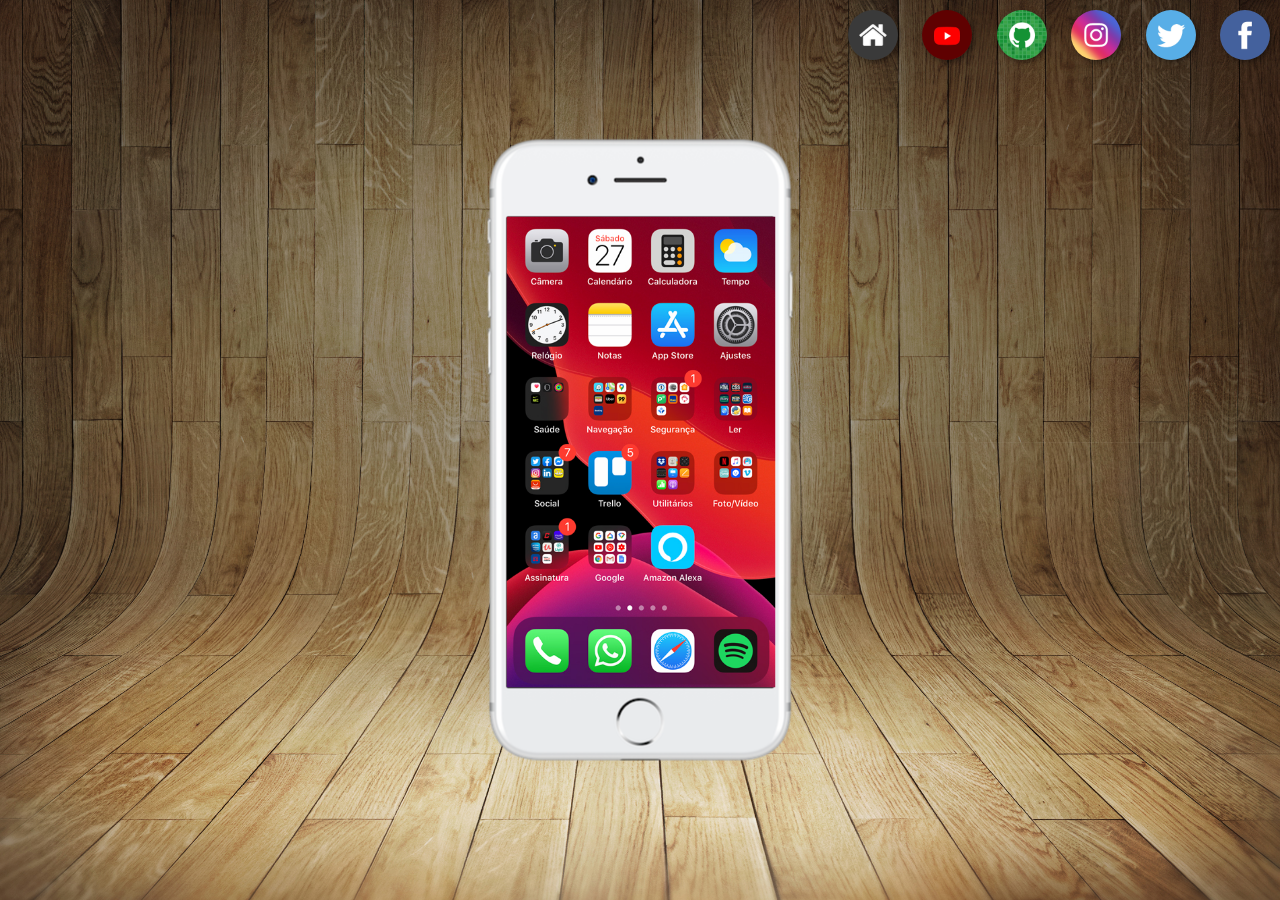
<file: index.html>
<!DOCTYPE html>
<html lang="pt-br">
<head>
    <meta charset="UTF-8">
    <meta name="viewport" content="width=device-width, initial-scale=1.0">
    <title>Projeto Redes Sociais</title>
    <link rel="shortcut icon" href="favicon.ico" type="image/x-icon">
    <link rel="stylesheet" href="estilos/style.css">
</head>
<body>
    <main>
        <section id="telefone">
            <iframe src="home.html" name="tela" id="tela"  frameborder="0"></iframe>
        </section>
        <section id="redes-sociais">
            <a href="#" target="tela"><img src="imagens/logo-home.jpg" alt="home"></a>
            <a href="#" target="tela"><img src="imagens/logo-youtube.jpg" alt="home"></a>
            <a href="#" target="tela"><img src="imagens/logo-github.jpg" alt="home"></a>
            <a href="#" target="tela"><img src="imagens/logo-instagram.jpg" alt="home"></a>
            <a href="#" target="tela"><img src="imagens/logo-twitter.jpg" alt="home"></a>
            <a href="#" target="tela"><img src="imagens/logo-facebook.jpg" alt="home"></a>
        </section>
    </main>
    
</body>
</html>
</file>
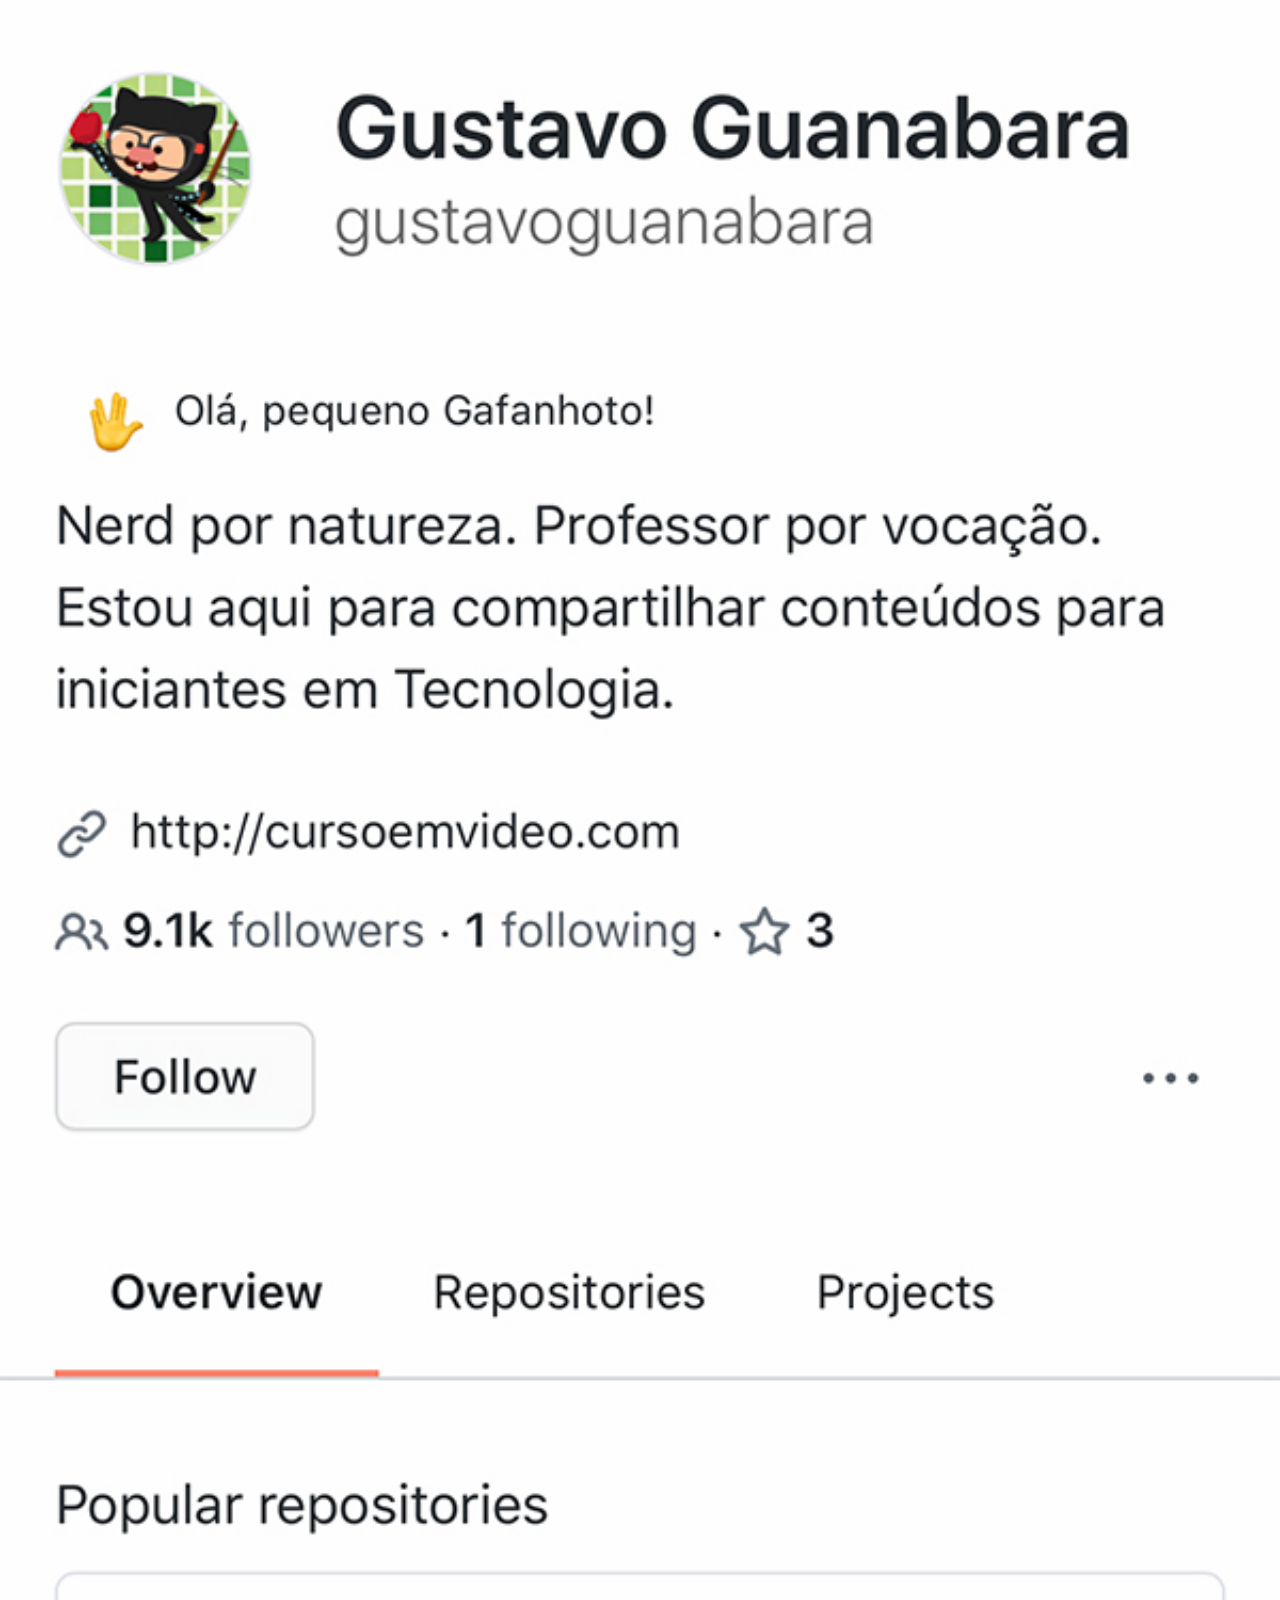
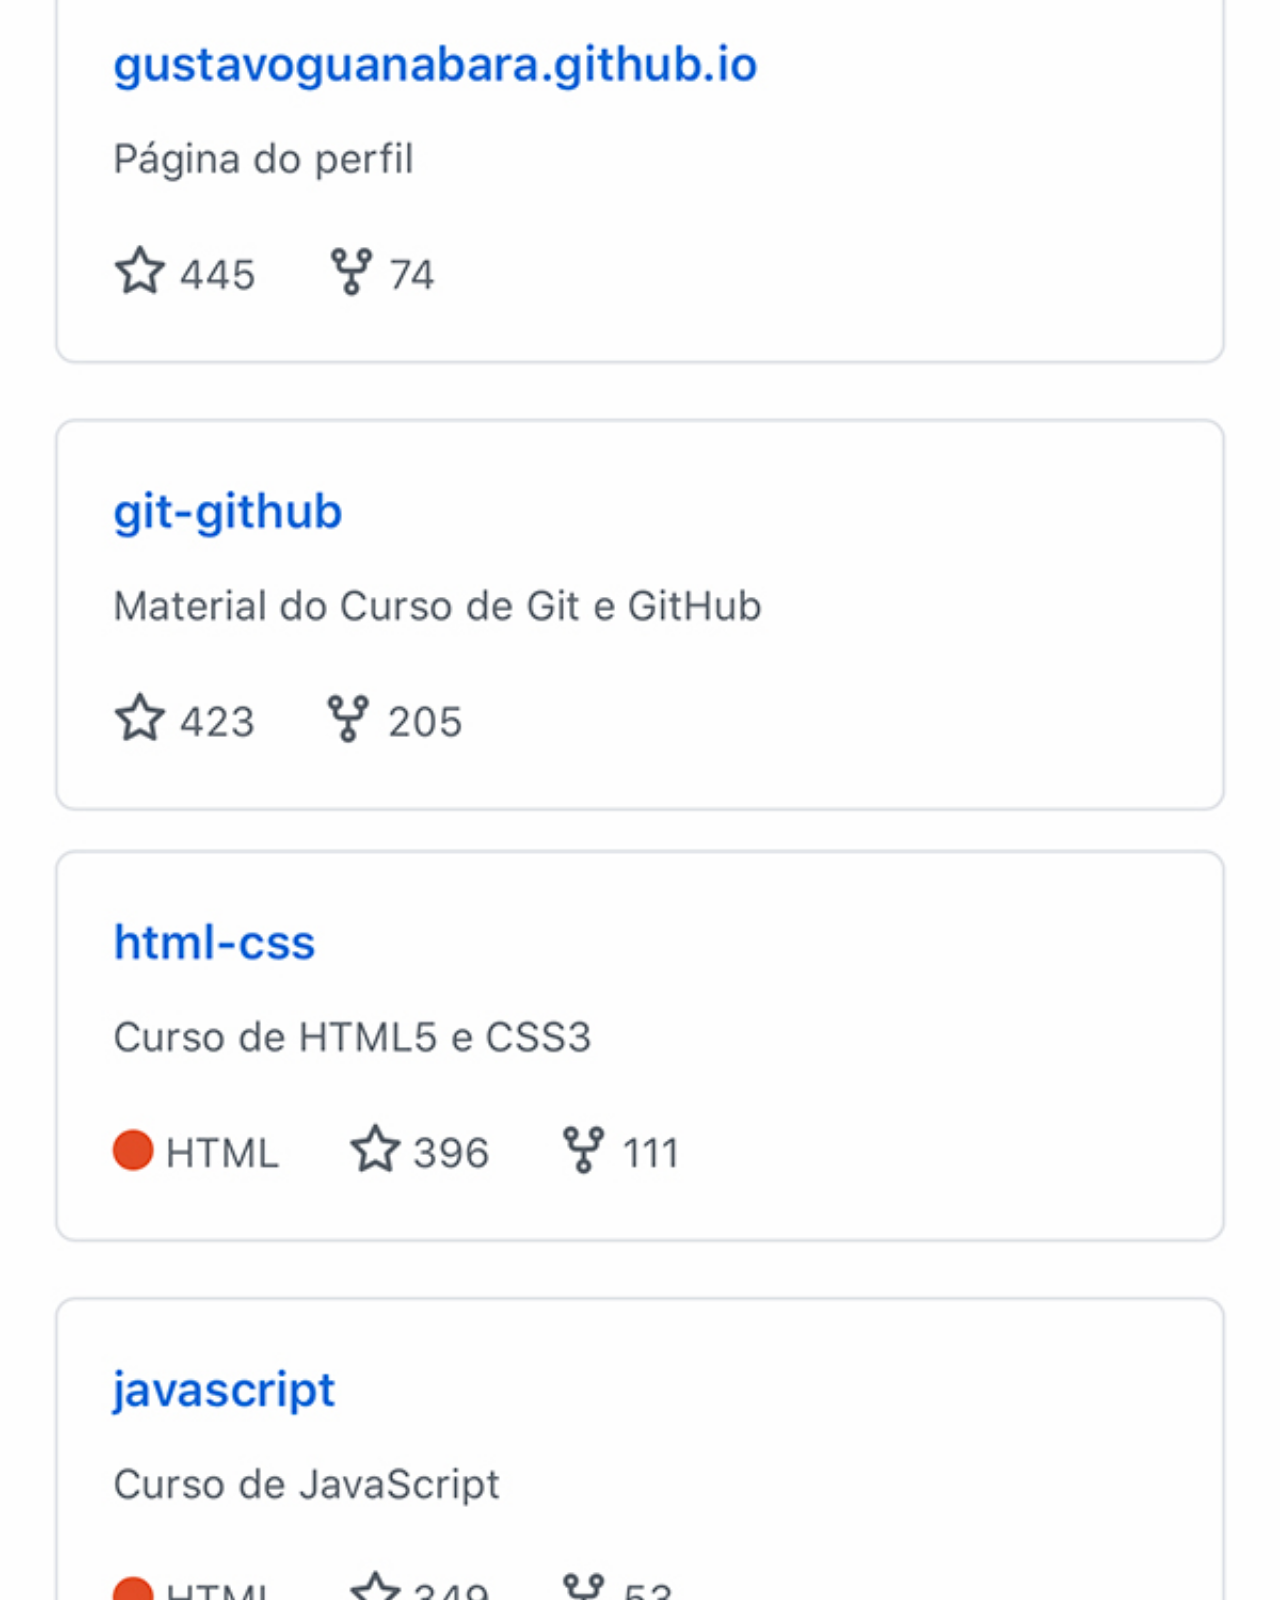
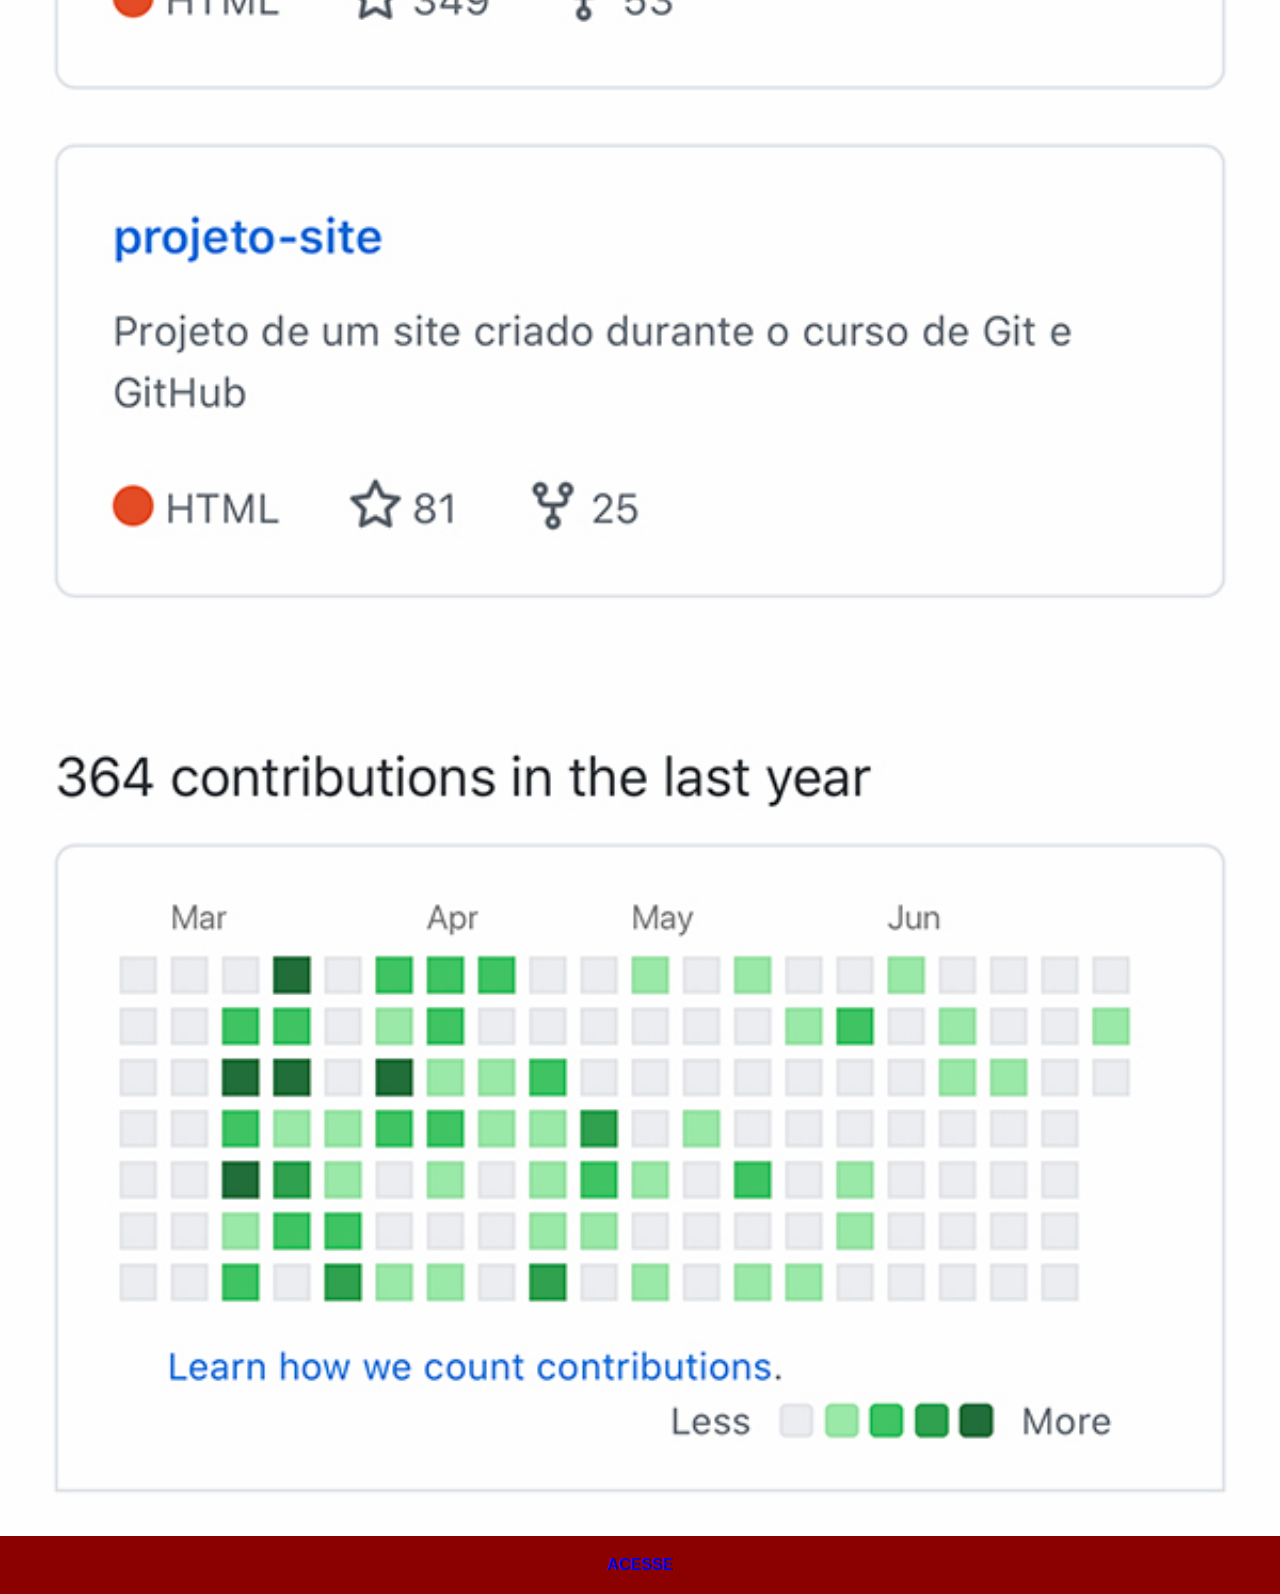
<file: github.html>
<!DOCTYPE html>
<html lang="en">
<head>
    <meta charset="UTF-8">
    <meta name="viewport" content="width=device-width, initial-scale=1.0">
    <title>You Tube</title>
    <link rel="stylesheet" href="social.css">
</head>
<body>
    <img src="imagens/tela-github.jpg" alt="GitHub"><a href="http://www.github.com" target="_black">ACESSE</a>
</body>
</html>
</file>
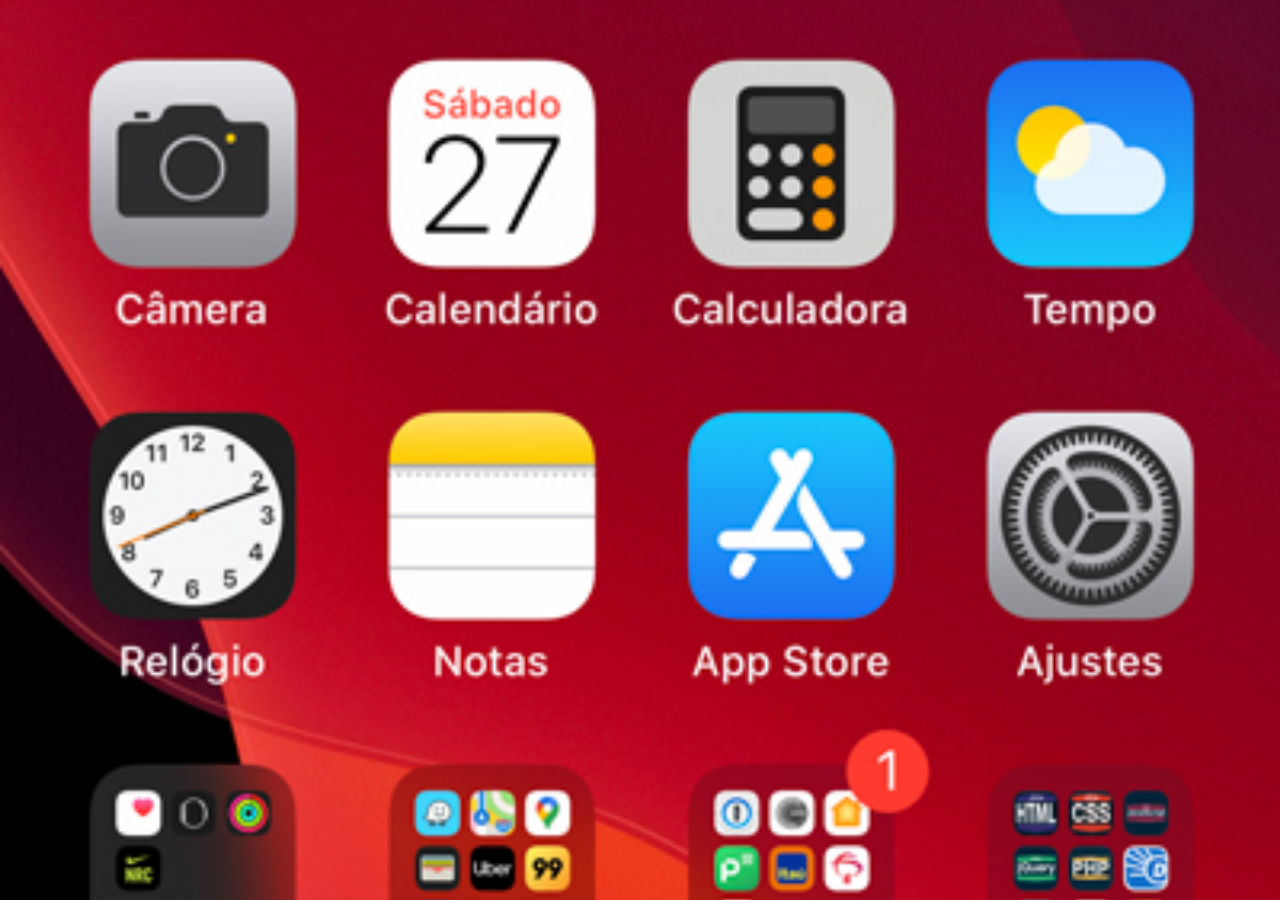
<file: home.html>
<!DOCTYPE html>
<html lang="pt-br">
<head>
    <meta charset="UTF-8">
    <meta name="viewport" content="width=device-width, initial-scale=1.0">
    <title>Home</title>
    <style>
        * {
            margin: 0px;
            padding: 0px;
        }

        body {
            width: 100vw;
            height: 100vh;
            background-color: black;
            background: url('imagens/tela-home.jpg') no-repeat top center;
            background-size: cover;
        }
    </style>
</head>
<body>
    
</body>
</html>
</file>
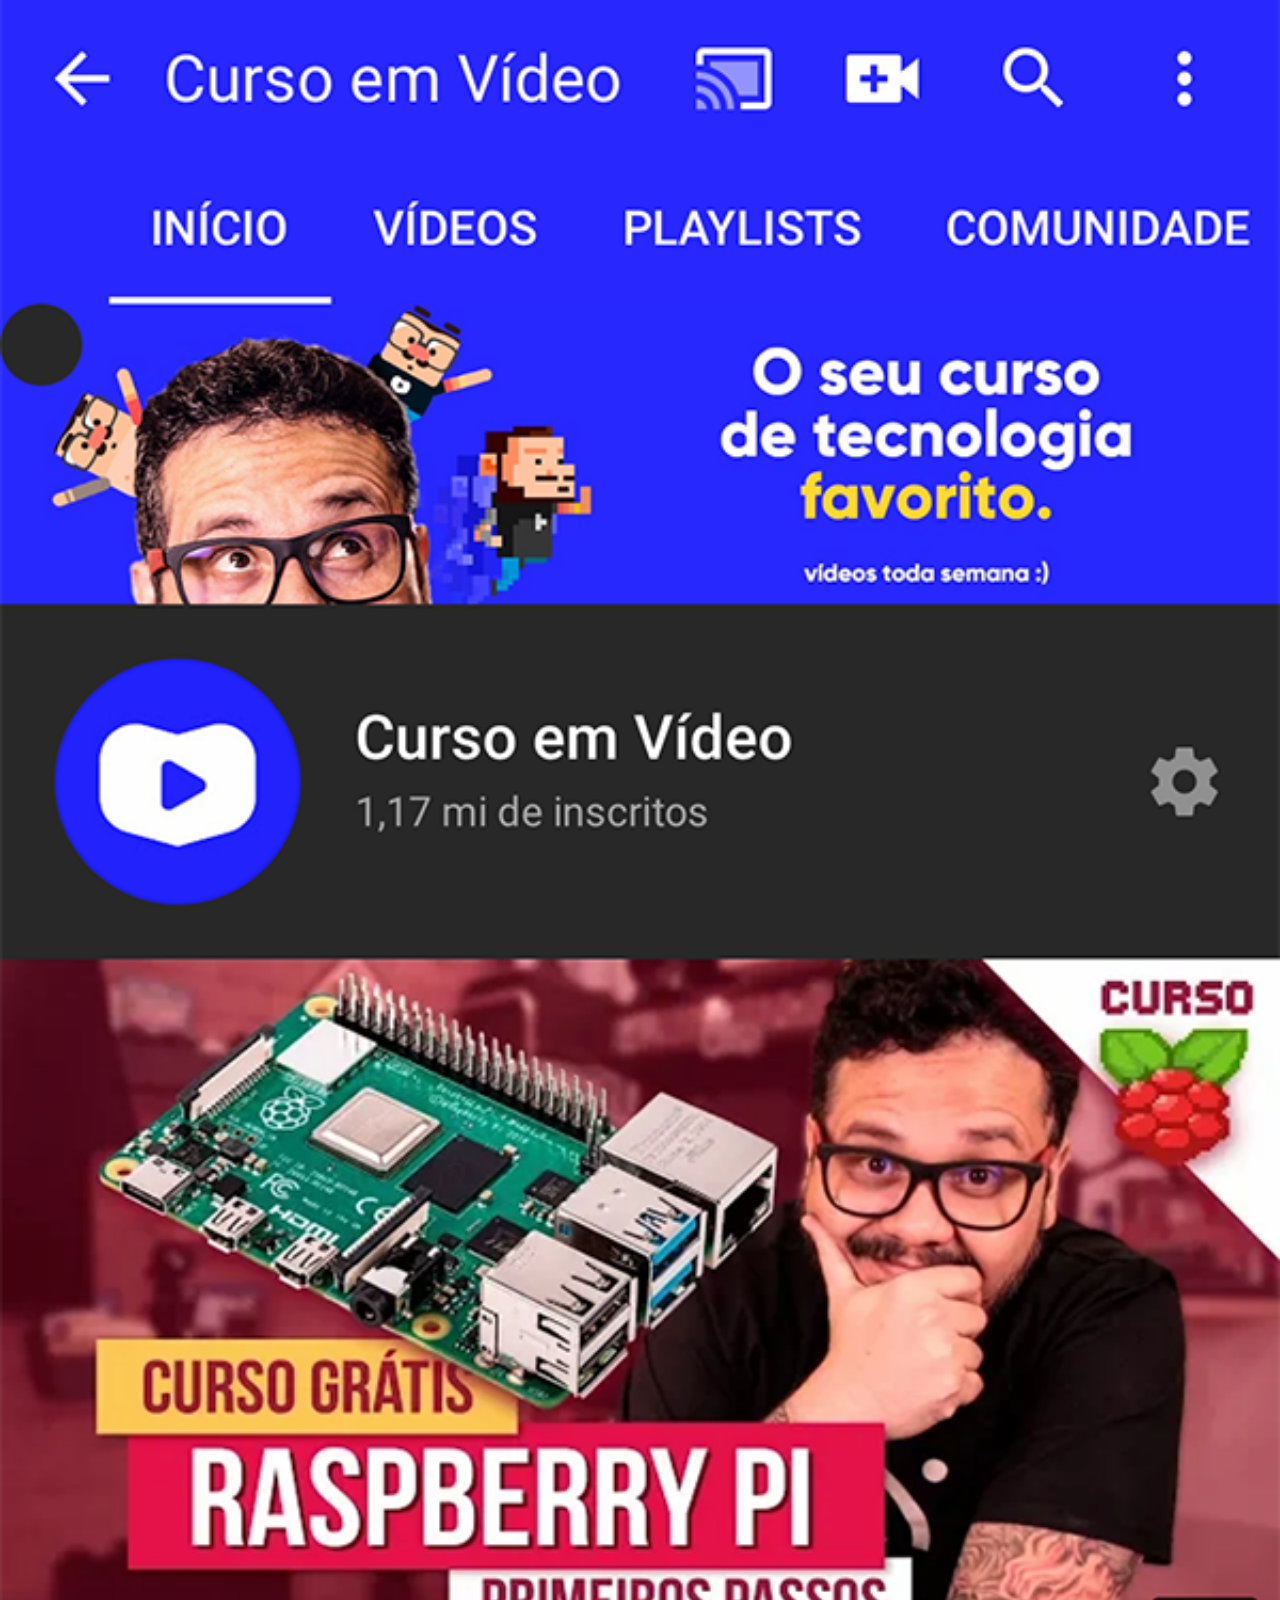
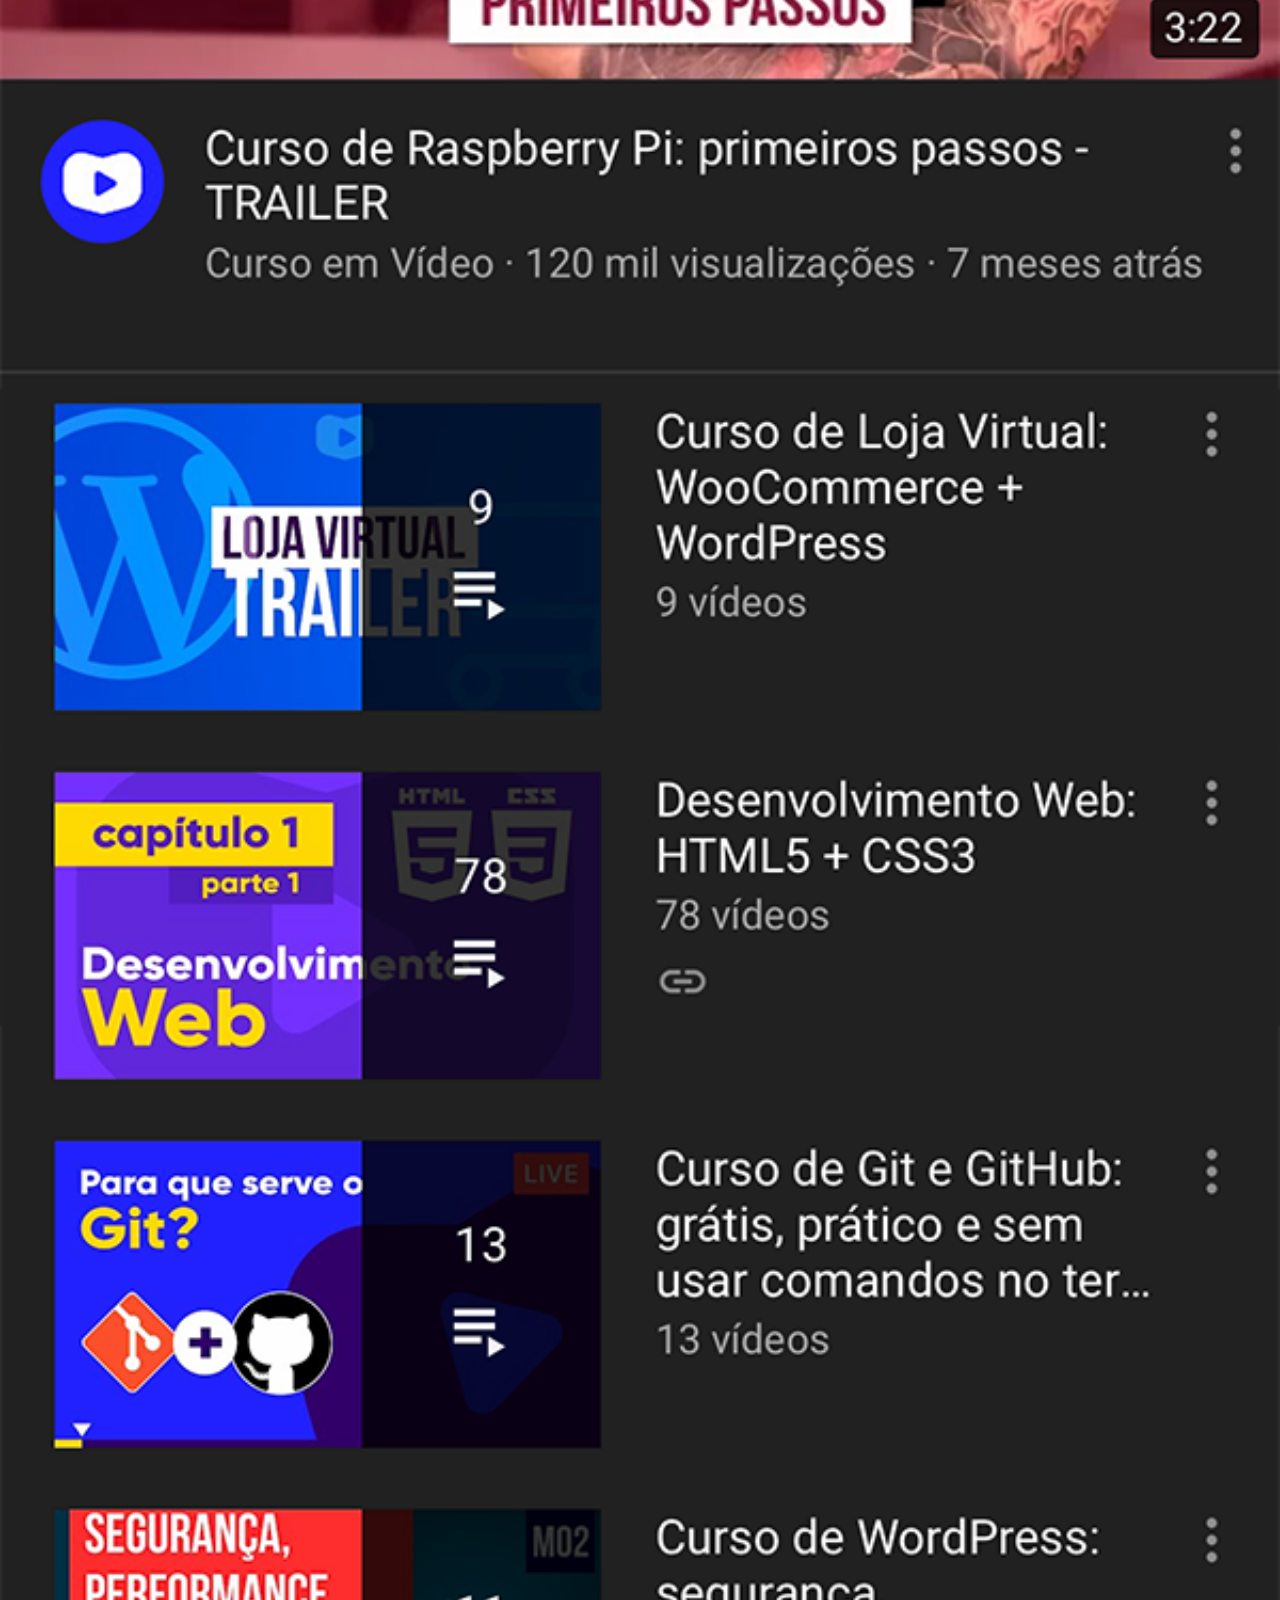
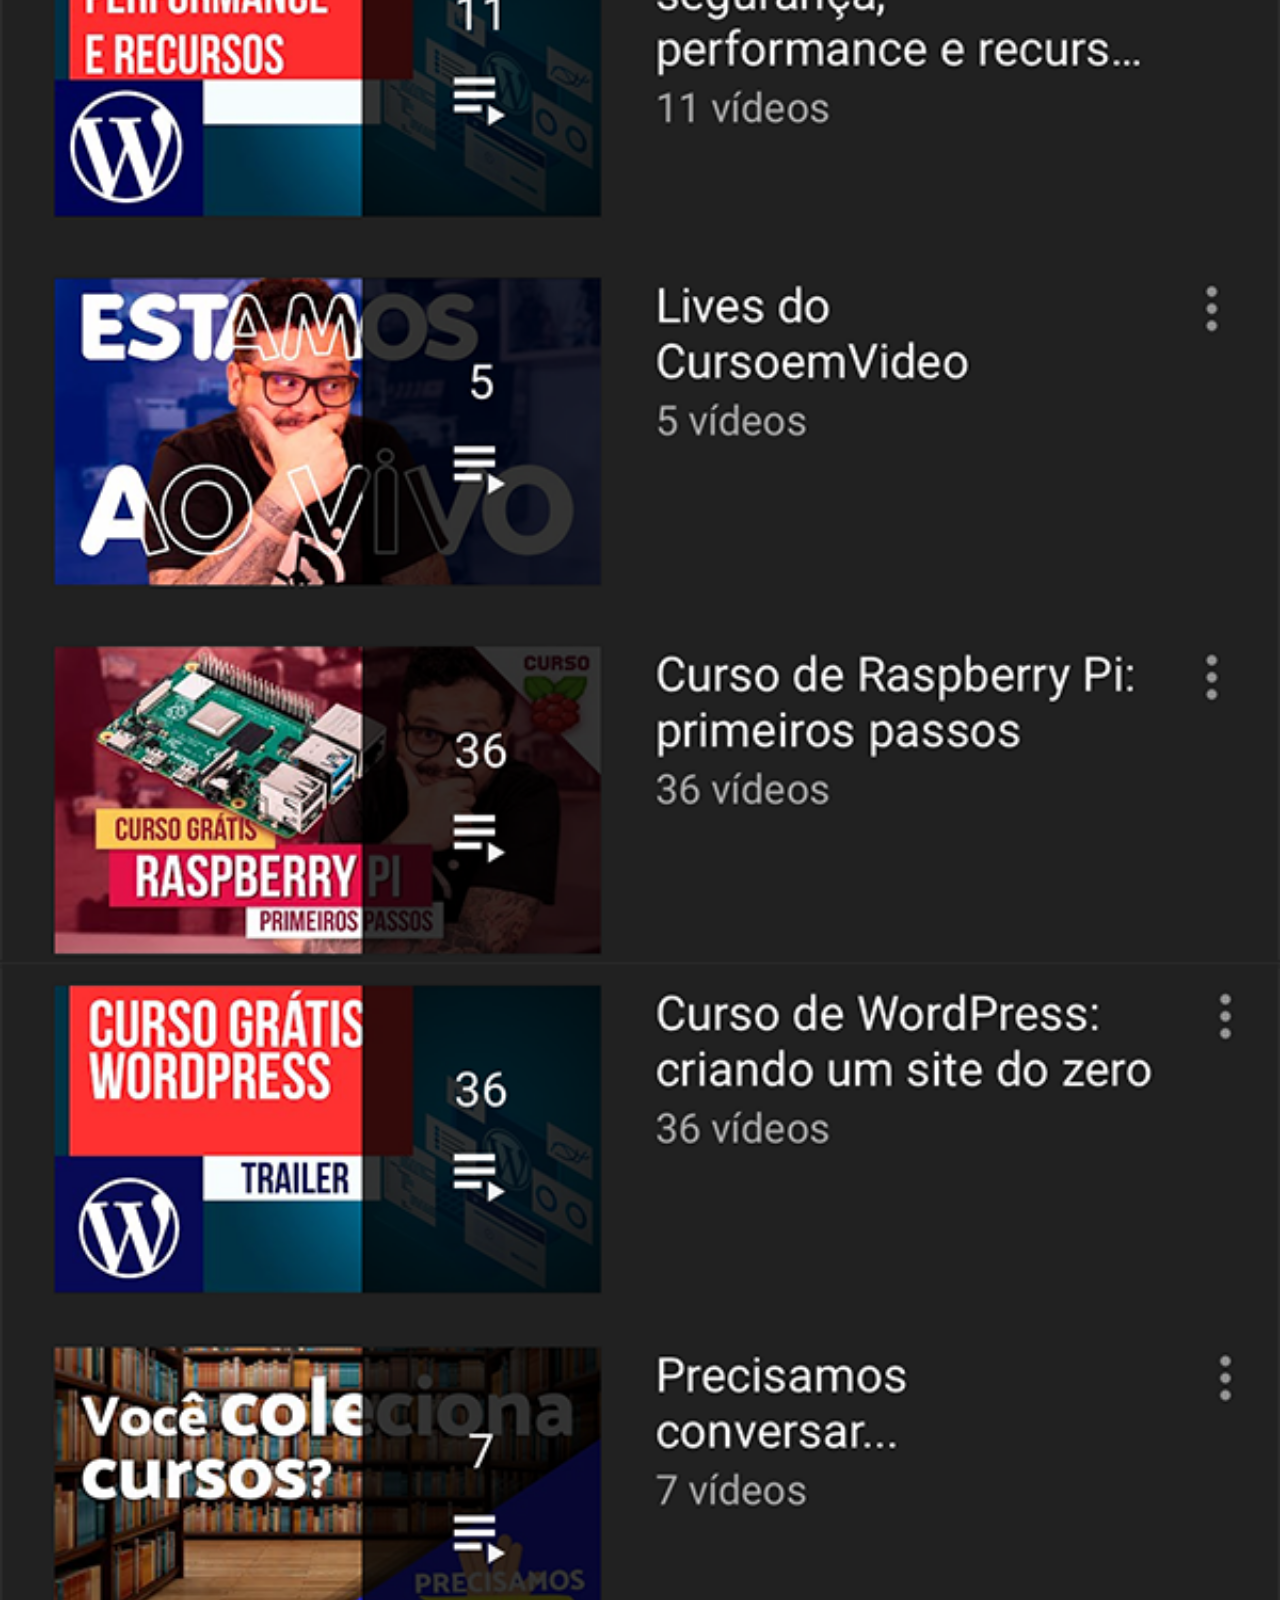
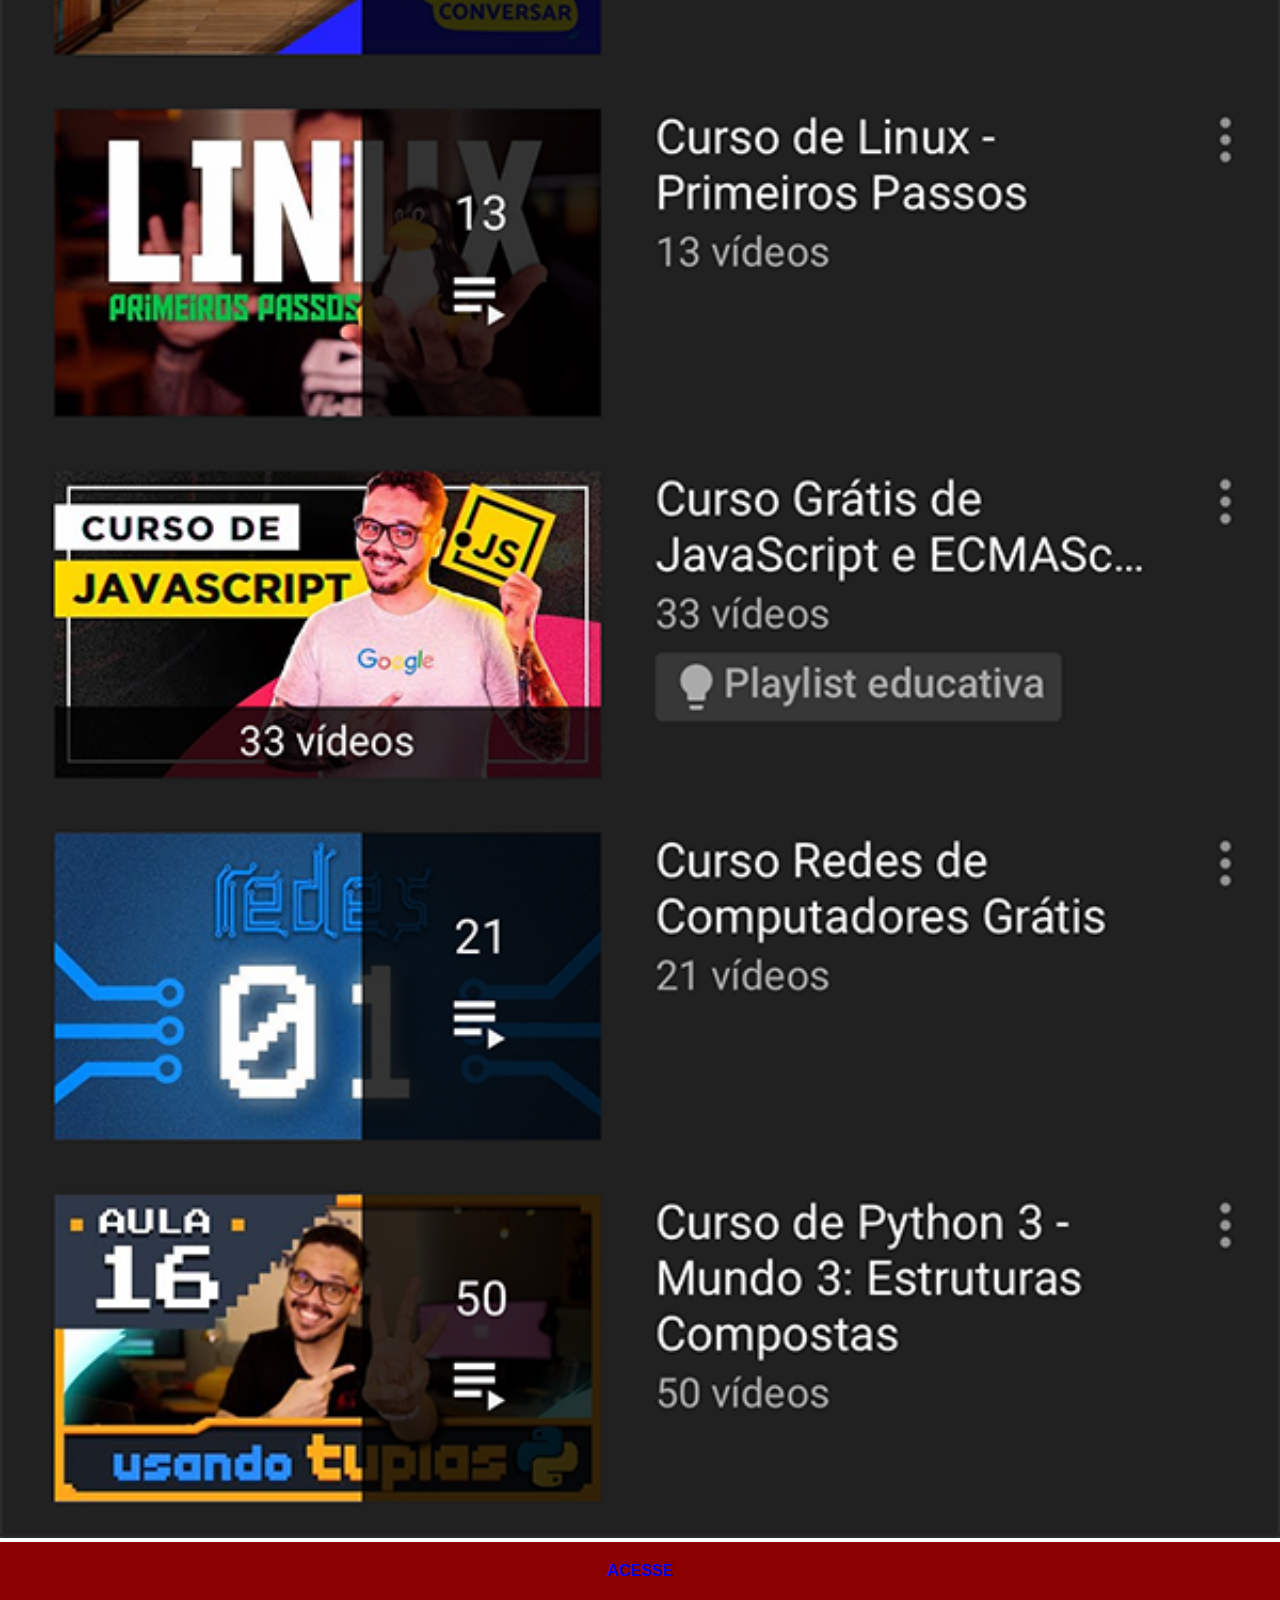
<file: youtube.html>
<!DOCTYPE html>
<html lang="en">
<head>
    <meta charset="UTF-8">
    <meta name="viewport" content="width=device-width, initial-scale=1.0">
    <title>You Tube</title>
    <link rel="stylesheet" href="social.css">
</head>
<body>
    <img src="imagens/tela-youtube.png" alt="YouTube"><a href="http://www.youtube.com" target="_black">ACESSE</a>
</body>
</html>
</file>
<file: estilos/style.css>
@charset "UTF-8";
* {
    /*Configuração global, para toda a página*/
    margin: 0px;
    padding: 0px;
    font-family: Arial, Helvetica, sans-serif;
}

html, body {
    height: 100vh; /*Para ocupar a altura total do navegador*/
    width: 100vw; /*Para ocupar a altura total do navegador*/
    background-color: black;
}

main {
    position: relative; 
    height: 100vh;
    background: url(../imagens/fundo-madeira.jpg) no-repeat top center; /*Imagem de fundo sem repetição, fixada no topo e no centro*/
    background-size: cover; /*Para a imagem de maderia cobrir a tela inteira*/
    background-attachment: fixed; /*Para a imagem ficar fixa*/
}

section#telefone {
    position: absolute; /*Centralizar*/
    top: 50%; /*Centralizar*/
    left: 50%; /*Centralizar*/
    transform: translate(-50%, -50%); /*Centralizar*/
    height: 627px;
    width: 311px;
    background: url('../imagens/frame-iphone.png') no-repeat;
}

iframe#tela {
    position: relative;
    top: 80px;
    left: 22px;
    width: 269px;
    height: 471px;
}

section#redes-sociais {
    text-align: right;
}

section#redes-sociais img {
    width: 50px;
    margin: 10px;
    border-radius: 50%;
    box-shadow: 2px 2px 5px rgba(0, 0, 0, 0.400);
    box-sizing: border-box;
}

section#redes-sociais img:hover {
    border: 3px solid rgba(255, 255, 255, 0.722);
    transform: translate(-3px -3px);
    box-shadow: 5px 5px 10px rgba(0, 0, 0, 0.630);
    transition: transform .3s border 1s;
}
</file>
<file: social.css>
@charset "UTF-8";

 * {
            margin: 0px;
            padding: 0px;
            font-family: Arial, Helvetica, sans-serif;
        }

        img {
            width: 100vw;

        }

        a {
            display: block;
            background-color:darkred;
            padding: 20px;
            text-align: center;
            font-weight: bold;
            text-decoration: white;
        }
        a:hover {
            background-color: red;
        }
</file>
